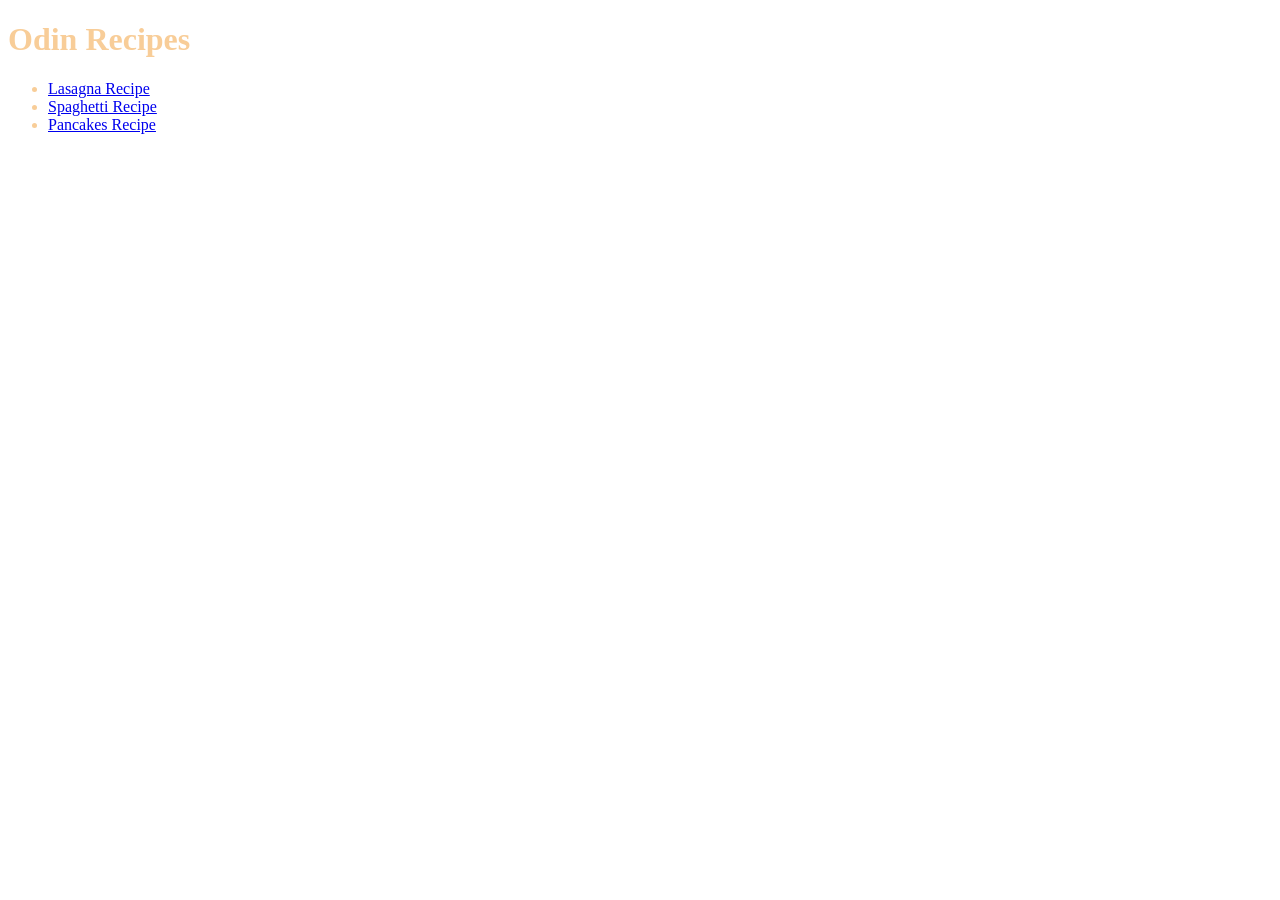
<file: index.html>
<!DOCTYPE html>
<html lang="en">
  <head>
    <meta charset="UTF-8" />
    <meta name="viewport" content="width=device-width, initial-scale=1.0" />
    <title>Odin Recipes</title>
    <link rel="stylesheet" href="style.css" />
  </head>
  <body>
    <h1 class="recipes">Odin Recipes</h1>
    <ul class="recipes">
      <li><a href="recipes/lasagna.html">Lasagna Recipe</a></li>
      <li><a href="recipes/spaghetti.html">Spaghetti Recipe</a></li>
      <li><a href="recipes/pancakes.html">Pancakes Recipe</a></li>
    </ul>
  </body>
</html>
</file>
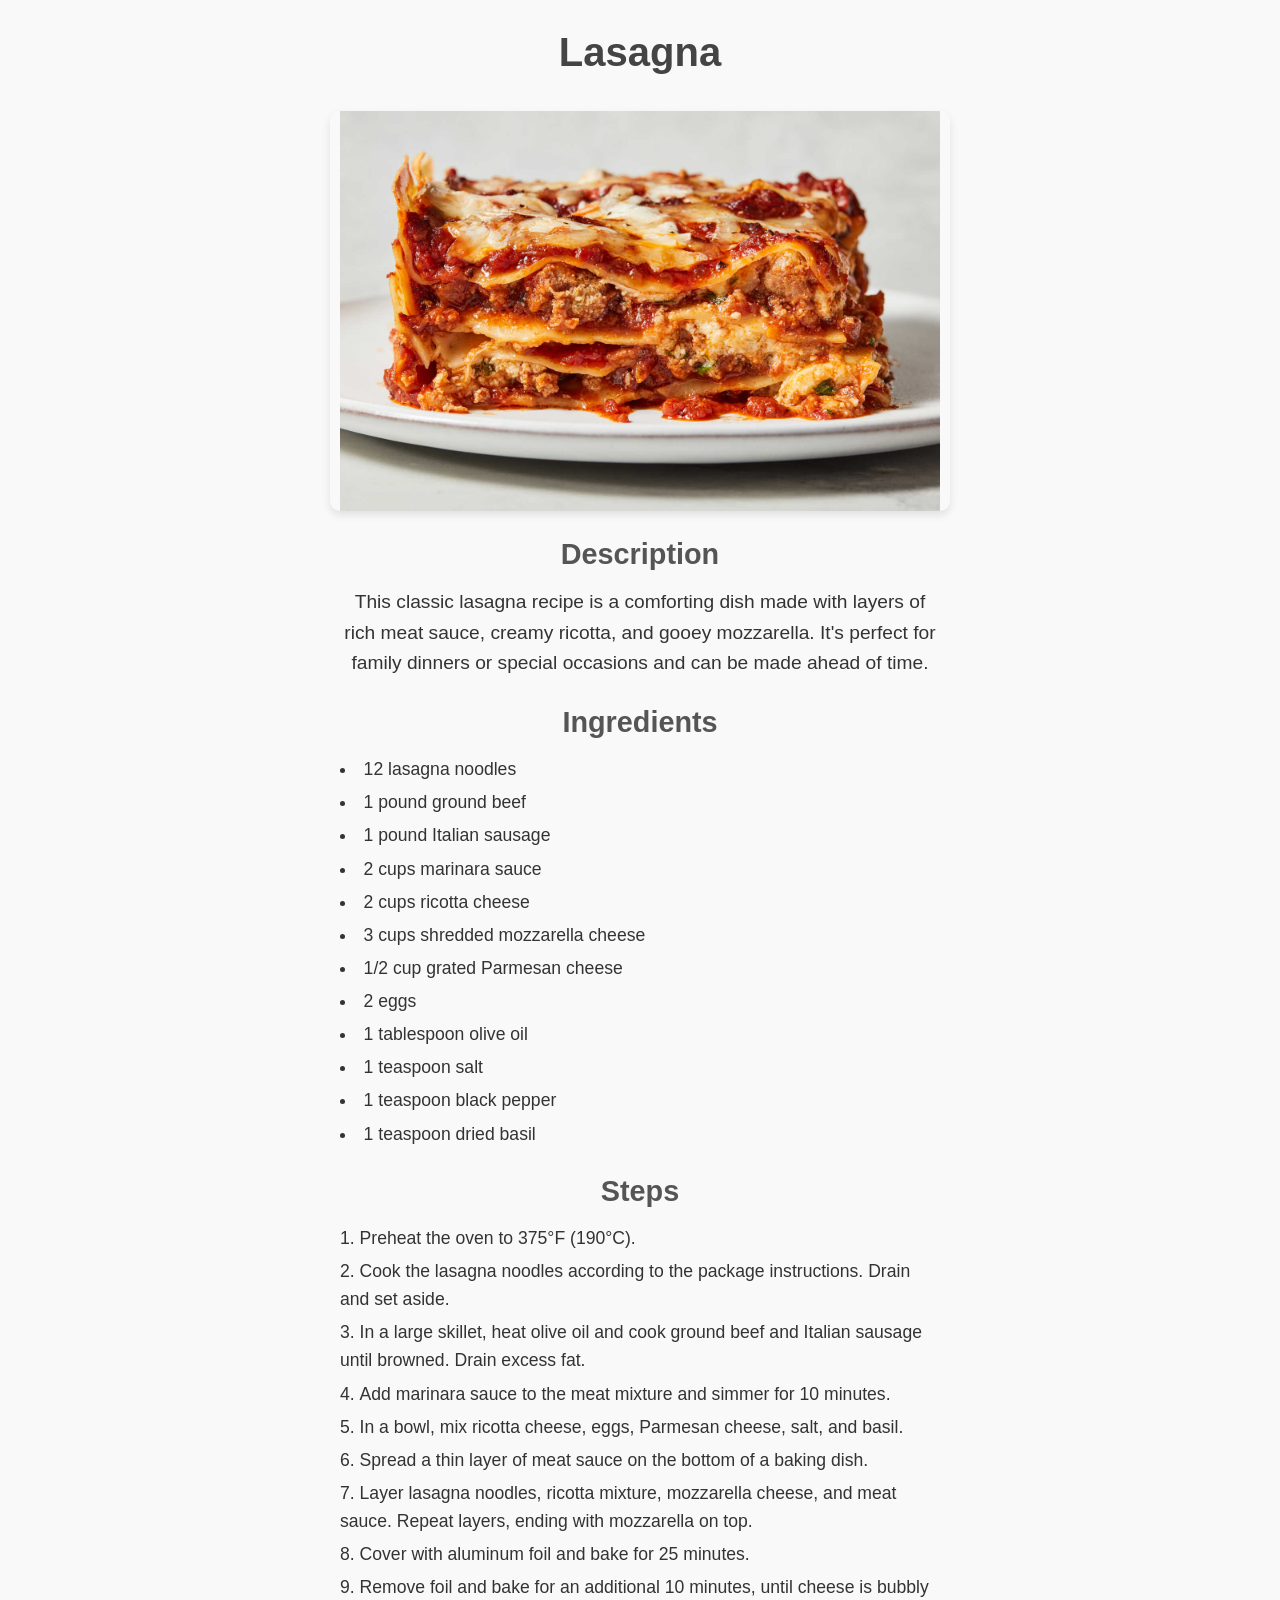
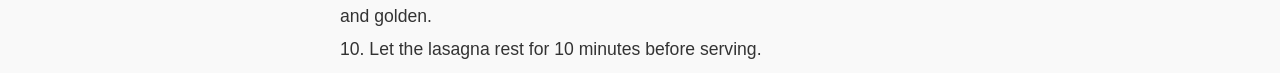
<file: recipes/lasagna.html>
<!DOCTYPE html>
<html lang="en">
  <head>
    <meta charset="UTF-8" />
    <meta name="viewport" content="width=device-width, initial-scale=1.0" />
    <title>Lasagna Recipe</title>
    <link rel="stylesheet" href="style.css" />
  </head>
  <body>
    <h1 class="middle">Lasagna</h1>
    <!-- Add an image of the dish -->
    <img
      src="lasagna.jpg"
      alt="A pic of a delicious lasagna"
      style="width: 100%; max-width: 600px"
    />
    <!-- Add a description -->
    <h2 class="middle">Description</h2>
    <p>
      This classic lasagna recipe is a comforting dish made with layers of rich
      meat sauce, creamy ricotta, and gooey mozzarella. It's perfect for family
      dinners or special occasions and can be made ahead of time.
    </p>

    <!-- Add an ingredients section -->
    <h2 class="middle">Ingredients</h2>
    <ul>
      <li>12 lasagna noodles</li>
      <li>1 pound ground beef</li>
      <li>1 pound Italian sausage</li>
      <li>2 cups marinara sauce</li>
      <li>2 cups ricotta cheese</li>
      <li>3 cups shredded mozzarella cheese</li>
      <li>1/2 cup grated Parmesan cheese</li>
      <li>2 eggs</li>
      <li>1 tablespoon olive oil</li>
      <li>1 teaspoon salt</li>
      <li>1 teaspoon black pepper</li>
      <li>1 teaspoon dried basil</li>
    </ul>

    <!-- Add a steps section -->
    <h2 class="middle">Steps</h2>
    <ol>
      <li>Preheat the oven to 375°F (190°C).</li>
      <li>
        Cook the lasagna noodles according to the package instructions. Drain
        and set aside.
      </li>
      <li>
        In a large skillet, heat olive oil and cook ground beef and Italian
        sausage until browned. Drain excess fat.
      </li>
      <li>Add marinara sauce to the meat mixture and simmer for 10 minutes.</li>
      <li>
        In a bowl, mix ricotta cheese, eggs, Parmesan cheese, salt, and basil.
      </li>
      <li>Spread a thin layer of meat sauce on the bottom of a baking dish.</li>
      <li>
        Layer lasagna noodles, ricotta mixture, mozzarella cheese, and meat
        sauce. Repeat layers, ending with mozzarella on top.
      </li>
      <li>Cover with aluminum foil and bake for 25 minutes.</li>
      <li>
        Remove foil and bake for an additional 10 minutes, until cheese is
        bubbly and golden.
      </li>
      <li>Let the lasagna rest for 10 minutes before serving.</li>
    </ol>
  </body>
</html>
</file>
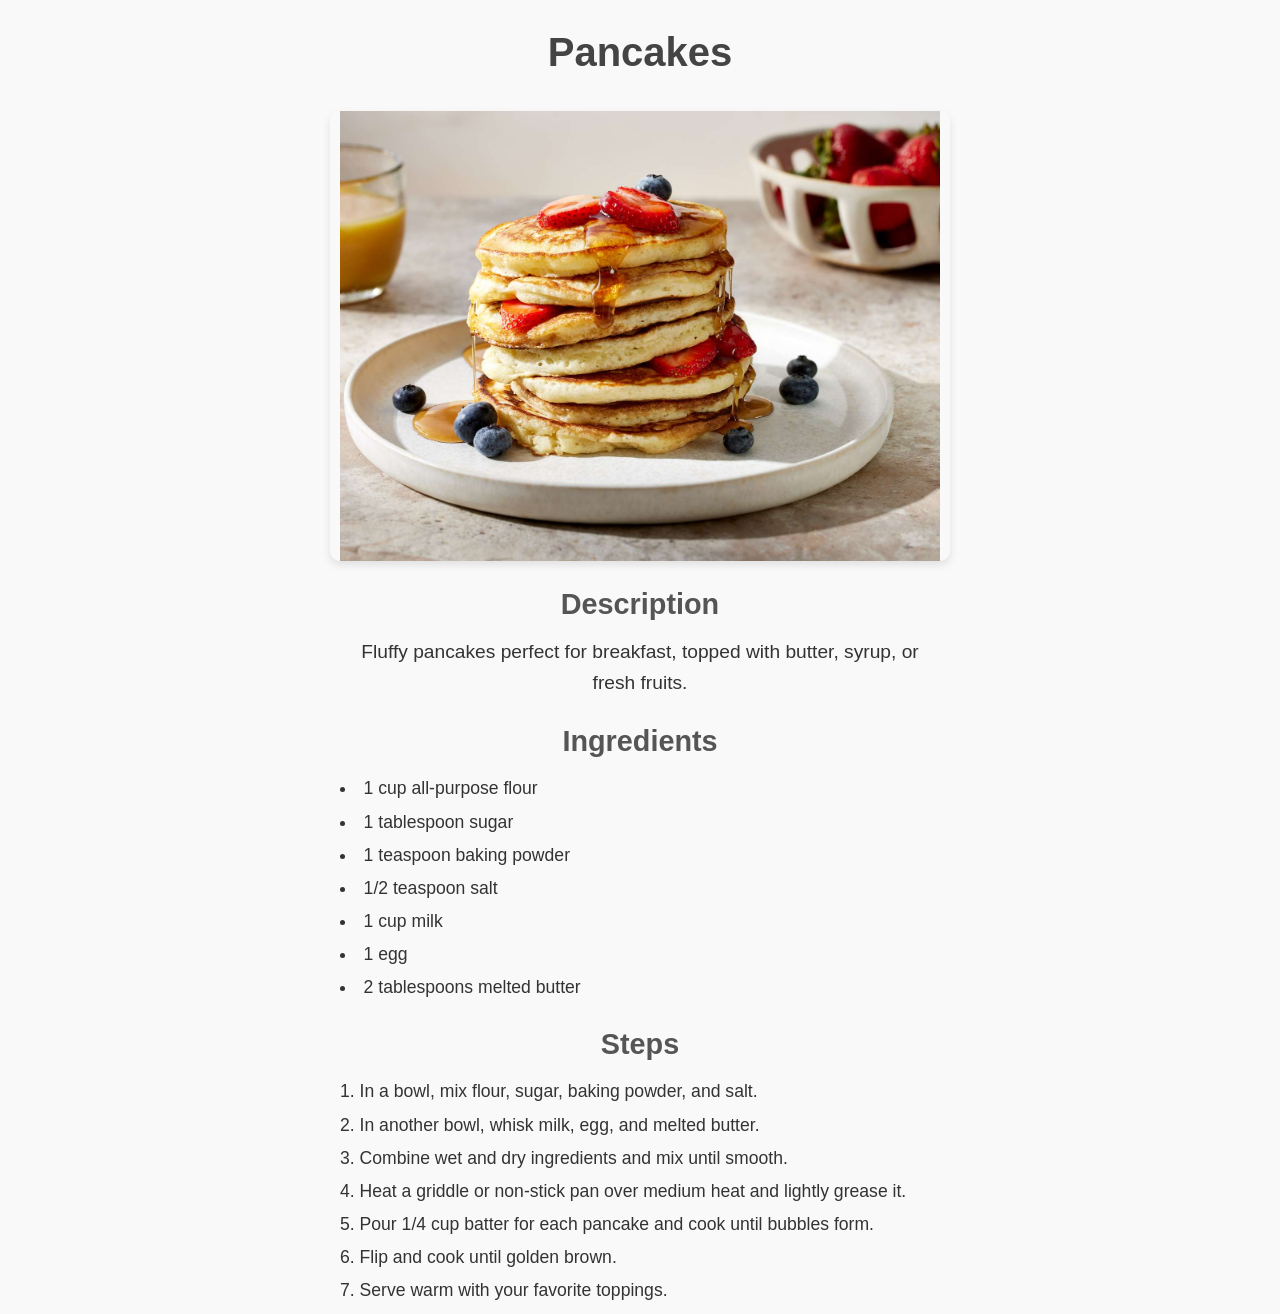
<file: recipes/pancakes.html>
<!DOCTYPE html>
<html lang="en">
  <head>
    <meta charset="UTF-8" />
    <meta name="viewport" content="width=device-width, initial-scale=1.0" />
    <title>Pancakes Recipe</title>
    <link rel="stylesheet" href="style.css" />
  </head>
  <body>
    <h1 class="middle">Pancakes</h1>
    <img
      src="pancakes.jpg"
      alt="Pancakes"
      style="width: 100%; max-width: 600px"
    />
    <h2 class="middle">Description</h2>
    <p>
      Fluffy pancakes perfect for breakfast, topped with butter, syrup, or fresh
      fruits.
    </p>
    <h2 class="middle">Ingredients</h2>
    <ul>
      <li>1 cup all-purpose flour</li>
      <li>1 tablespoon sugar</li>
      <li>1 teaspoon baking powder</li>
      <li>1/2 teaspoon salt</li>
      <li>1 cup milk</li>
      <li>1 egg</li>
      <li>2 tablespoons melted butter</li>
    </ul>
    <h2 class="middle">Steps</h2>
    <ol>
      <li>In a bowl, mix flour, sugar, baking powder, and salt.</li>
      <li>In another bowl, whisk milk, egg, and melted butter.</li>
      <li>Combine wet and dry ingredients and mix until smooth.</li>
      <li>
        Heat a griddle or non-stick pan over medium heat and lightly grease it.
      </li>
      <li>Pour 1/4 cup batter for each pancake and cook until bubbles form.</li>
      <li>Flip and cook until golden brown.</li>
      <li>Serve warm with your favorite toppings.</li>
    </ol>
  </body>
</html>
</file>
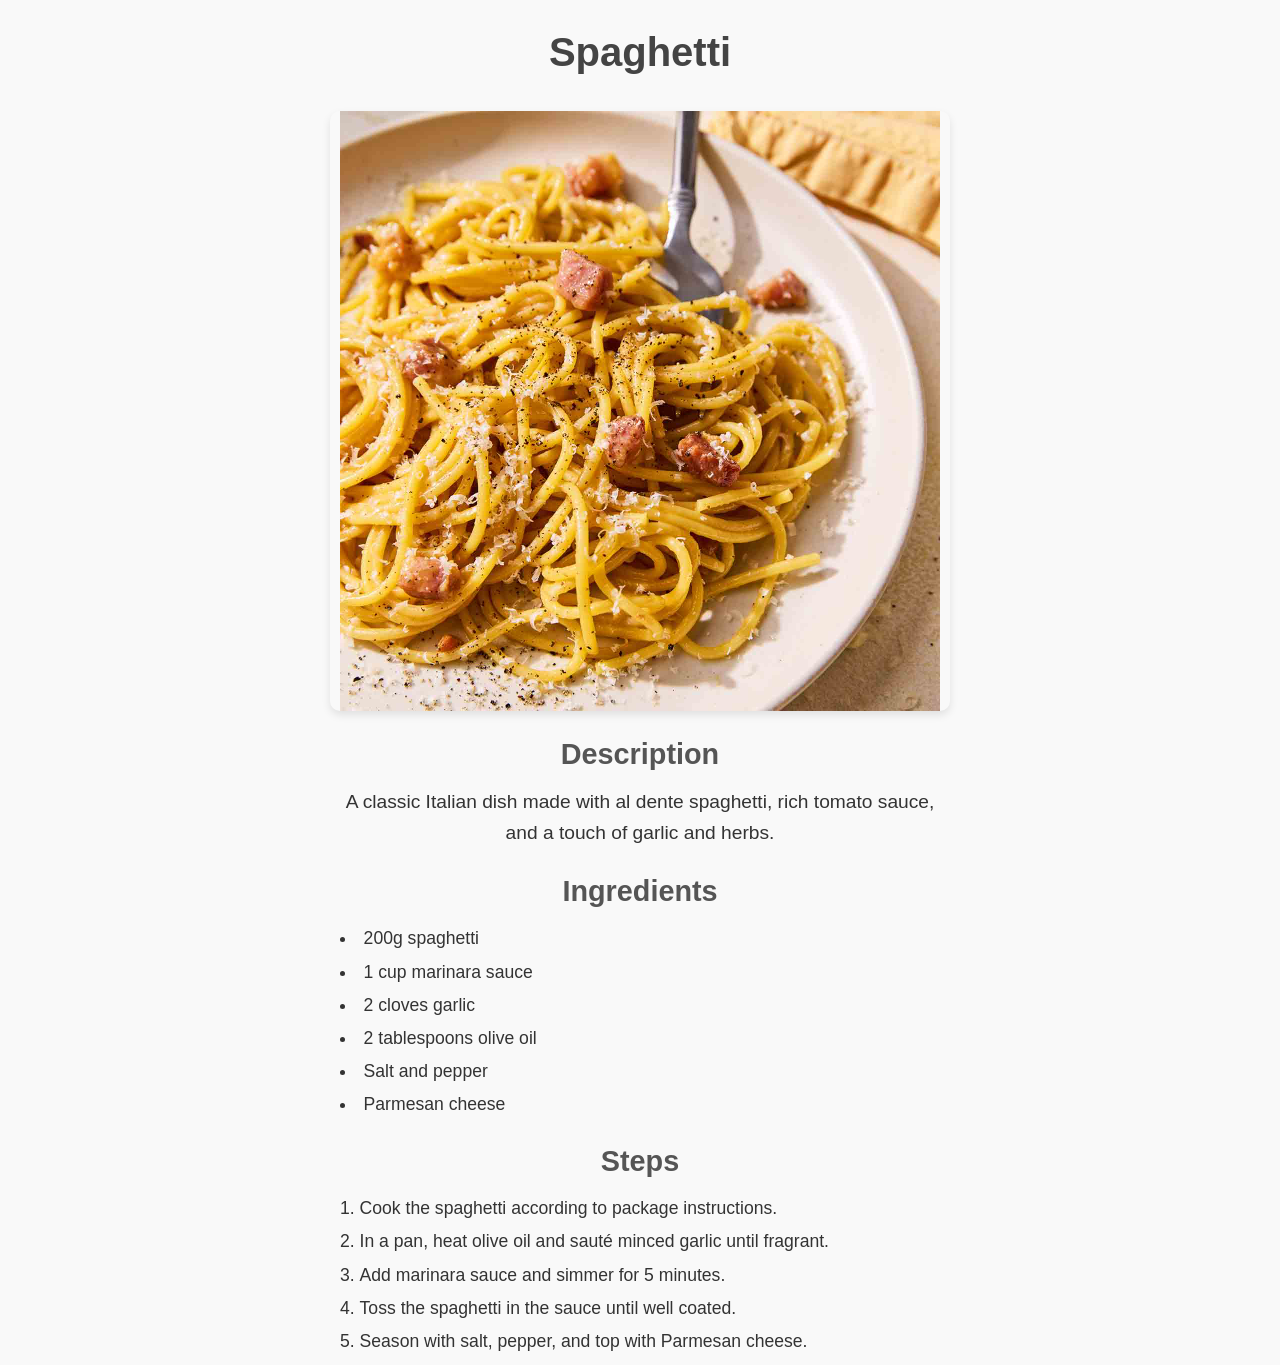
<file: recipes/spaghetti.html>
<!DOCTYPE html>
<html lang="en">
  <head>
    <meta charset="UTF-8" />
    <meta name="viewport" content="width=device-width, initial-scale=1.0" />
    <title>Spaghetti Recipe</title>
    <link rel="stylesheet" href="style.css" />
  </head>
  <body>
    <h1 class="middle">Spaghetti</h1>
    <img
      src="spaghetti.jpg"
      alt="Spaghetti"
      style="width: 100%; max-width: 600px"
    />
    <h2 class="middle">Description</h2>
    <p>
      A classic Italian dish made with al dente spaghetti, rich tomato sauce,
      and a touch of garlic and herbs.
    </p>
    <h2 class="middle">Ingredients</h2>
    <ul>
      <li>200g spaghetti</li>
      <li>1 cup marinara sauce</li>
      <li>2 cloves garlic</li>
      <li>2 tablespoons olive oil</li>
      <li>Salt and pepper</li>
      <li>Parmesan cheese</li>
    </ul>
    <h2 class="middle">Steps</h2>
    <ol>
      <li>Cook the spaghetti according to package instructions.</li>
      <li>In a pan, heat olive oil and sauté minced garlic until fragrant.</li>
      <li>Add marinara sauce and simmer for 5 minutes.</li>
      <li>Toss the spaghetti in the sauce until well coated.</li>
      <li>Season with salt, pepper, and top with Parmesan cheese.</li>
    </ol>
  </body>
</html>
</file>
<file: style.css>
.recipes {
  color: rgb(248, 205, 152);
}
</file>
<file: recipes/style.css>
/* General Styles */
body {
  font-family: Arial, sans-serif;
  line-height: 1.6;
  margin: 0;
  padding: 0;
  background-color: #f9f9f9;
  color: #333;
}

/* Center align elements with the 'middle' class */
.middle {
  text-align: center;
}

/* Style for the main heading */
h1 {
  font-size: 2.5em;
  color: #444;
  margin-top: 20px;
}

/* Style for subheadings */
h2 {
  font-size: 1.8em;
  margin: 20px 0 10px;
  color: #555;
}

/* Style for paragraph text */
p {
  font-size: 1.2em;
  margin: 10px auto;
  max-width: 600px;
  text-align: center;
}

/* Style for lists */
ul,
ol {
  max-width: 600px;
  margin: 10px auto;
  padding: 0;
  list-style-position: inside;
}

/* Style for list items */
li {
  font-size: 1.1em;
  margin-bottom: 5px;
}

/* Image styling */
img {
  display: block;
  margin: 20px auto;
  border-radius: 10px;
  box-shadow: 0 4px 8px rgba(0, 0, 0, 0.1);
}

/* Add some padding around the content */
body > * {
  padding: 0 10px;
}
</file>
